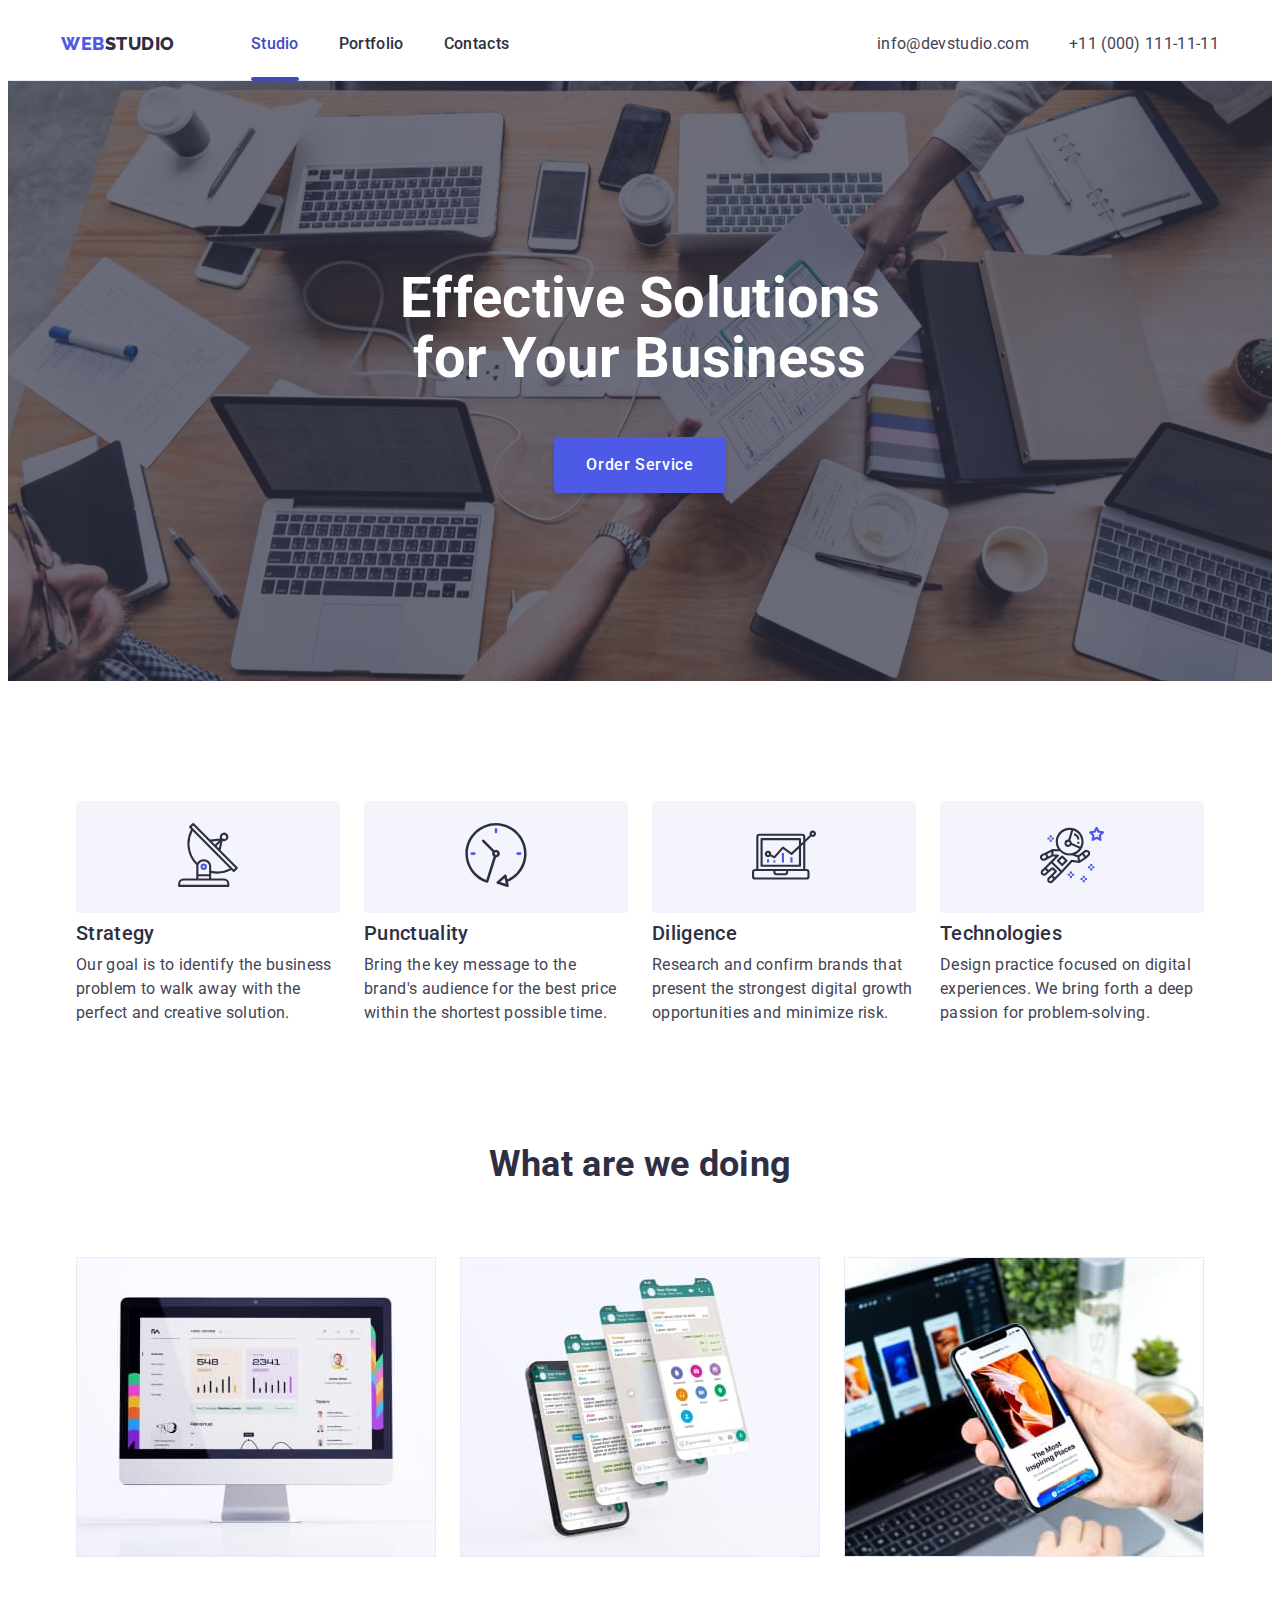
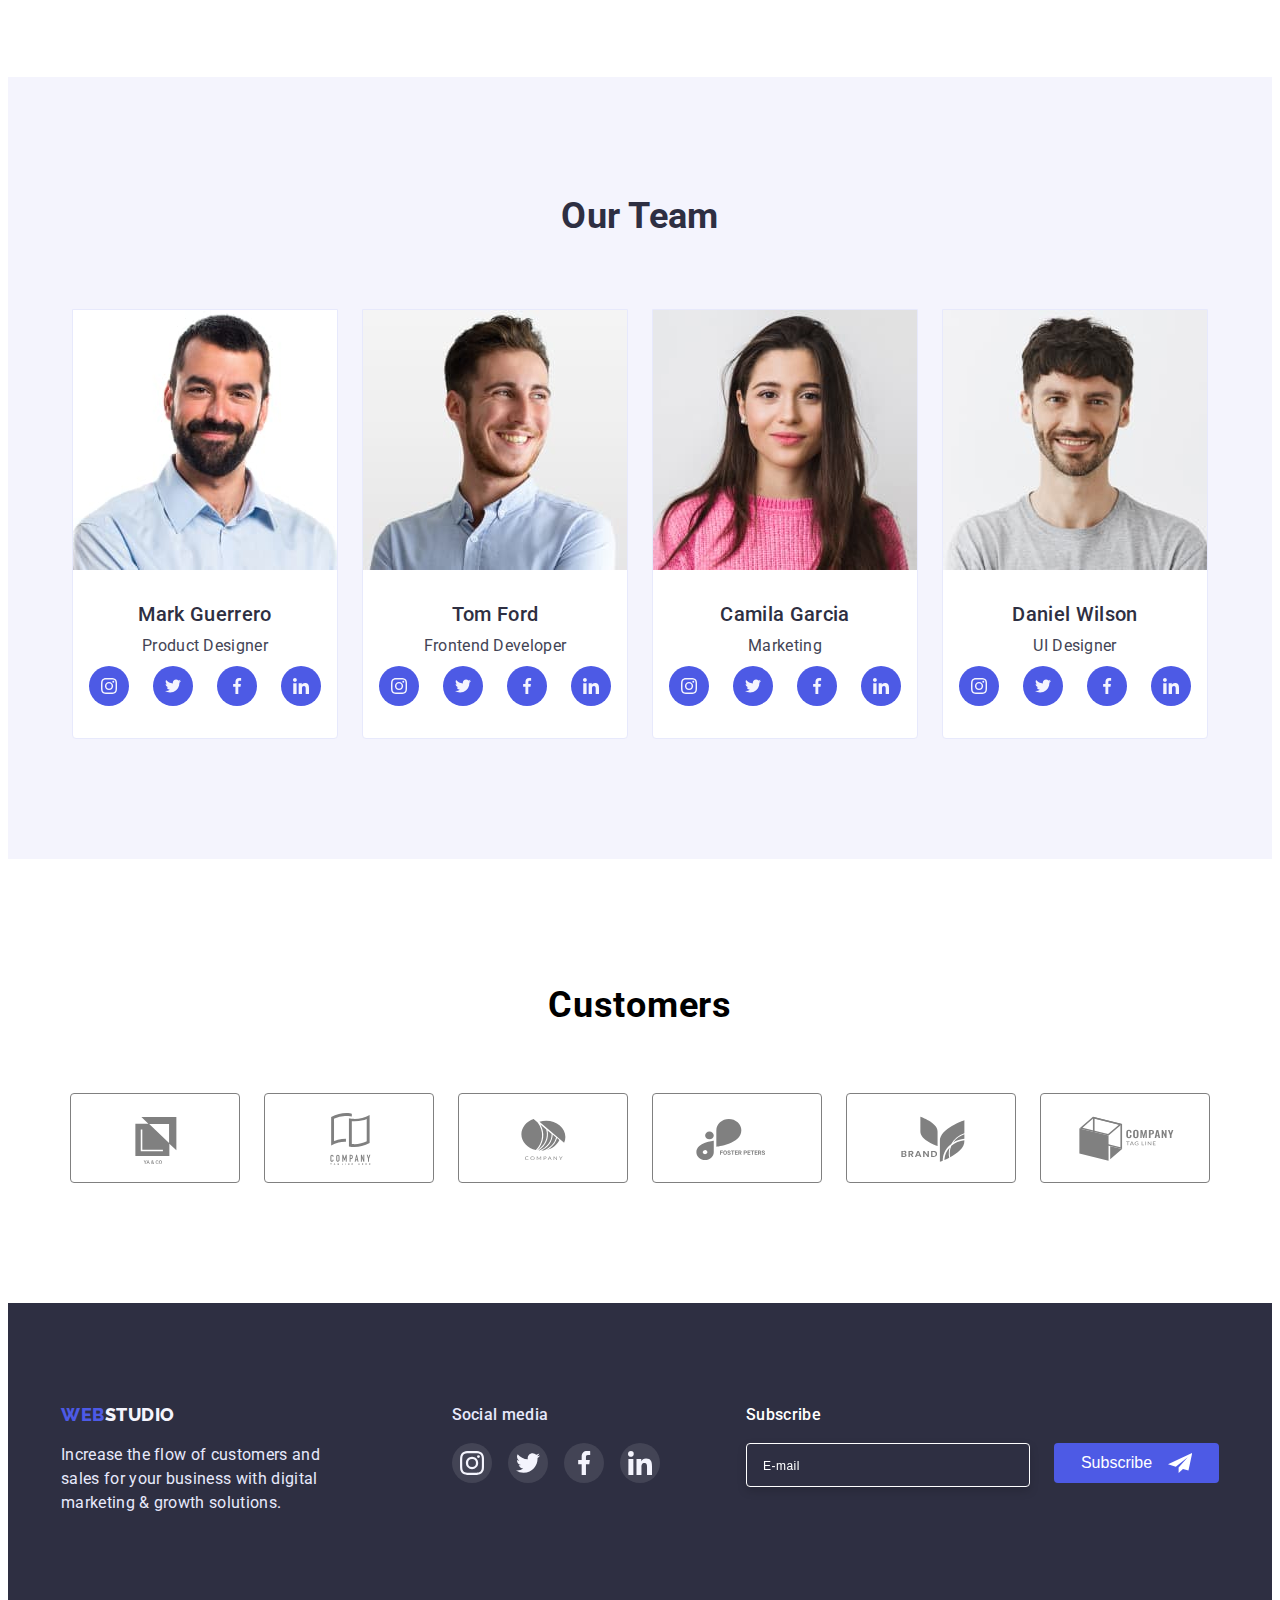
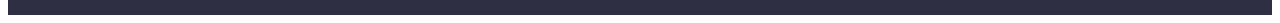
<file: index.html>
<!DOCTYPE html>
<html lang="en">
  <head>
    <meta charset="UTF-8" />
    <meta http-equiv="X-UA-Compatible" content="IE=edge" />
    <meta name="viewport" content="width=device-width, initial-scale=1.0" />
    <title>WebStudio</title>
    <link rel="preconnect" href="https://fonts.googleapis.com" />
    <link rel="preconnect" href="https://fonts.gstatic.com" crossorigin />
    <link
      href="https://fonts.googleapis.com/css2?family=Raleway:wght@800&family=Roboto:wght@400;500;700;900&display=swap"
      rel="stylesheet"
    />
    <link
      rel="stylesheet"
      href="https://cdnjs.cloudflare.com/ajax/libs/modern-normalize/1.1.0/modern-normalize.min.css"
      integrity="sha512-wpPYUAdjBVSE4KJnH1VR1HeZfpl1ub8YT/NKx4PuQ5NmX2tKuGu6U/JRp5y+Y8XG2tV+wKQpNHVUX03MfMFn9Q=="
      crossorigin="anonymous"
      referrerpolicy="no-referrer"
    />
    <link rel="stylesheet" href="./css/styles.css" />
  </head>
  <body>
    <header class="header">
      <div class="container header-container">
        <nav class="header-nav">
          <a href="./index.html" class="logo">
            <span class="logo-color"> Web</span>Studio
          </a>
          <ul class="header-list">
            <li class="list">
              <a href="" class="link-navigation active">Studio</a>
            </li>
            <li class="list">
              <a href="./portfolio.html" class="link-navigation">Portfolio</a>
            </li>
            <li class="list">
              <a href="" class="link-navigation">Contacts</a>
            </li>
          </ul>
        </nav>

        <address>
          <ul class="header-adress">
            <li class="list">
              <a href="mailto:info@devstudio.com" class="nav-adress"
                >info@devstudio.com</a
              >
            </li>
            <li class="list">
              <a href="tel:+110001111111" class="nav-adress"
                >+11 (000) 111-11-11</a
              >
            </li>
          </ul>
        </address>
      </div>
    </header>
    <main>
      <section class="hero-section">
        <div class="container">
          <h1 class="title-hero">Effective Solutions for Your Business</h1>
          <button type="button" data-modal-open class="button-hero">
            Order Service
          </button>
        </div>
      </section>
      <section class="advantages-container padding-for-section-index">
        <div class="container">
          <h2 class="hidden-header">Our advantages</h2>
          <ul class="advantages-list">
            <li class="list">
              <div class="div-advantages">
                <a href="" class="advantages-svg-background">
                  <svg class="svg-advantages" width="64" height="64">
                    <use href="./images/symbol-defs.svg#icon-antenna"></use>
                  </svg>
                </a>
              </div>
              <h3 class="title-our-advantages">Strategy</h3>
              <p class="text-our-advantages">
                Our goal is to identify the business problem to walk away with
                the perfect and creative solution.
              </p>
            </li>

            <li class="list">
              <div class="div-advantages">
                <a href="" class="advantages-svg-background">
                  <svg class="svg-advantages" width="64" height="64">
                    <use href="./images/symbol-defs.svg#icon-clock"></use>
                  </svg>
                </a>
              </div>
              <h3 class="title-our-advantages">Punctuality</h3>
              <p class="text-our-advantages">
                Bring the key message to the brand's audience for the best price
                within the shortest possible time.
              </p>
            </li>

            <li class="list">
              <div class="div-advantages">
                <a href="" class="advantages-svg-background">
                  <svg class="svg-advantages" width="64" height="64">
                    <use href="./images/symbol-defs.svg#icon-diagram"></use>
                  </svg>
                </a>
              </div>
              <h3 class="title-our-advantages">Diligence</h3>
              <p class="text-our-advantages">
                Research and confirm brands that present the strongest digital
                growth opportunities and minimize risk.
              </p>
            </li>

            <li class="list">
              <div class="div-advantages">
                <a href="" class="advantages-svg-background">
                  <svg class="svg-advantages" width="64" height="64">
                    <use href="./images/symbol-defs.svg#icon-astronaut"></use>
                  </svg>
                </a>
              </div>
              <h3 class="title-our-advantages">Technologies</h3>
              <p class="text-our-advantages">
                Design practice focused on digital experiences. We bring forth a
                deep passion for problem-solving.
              </p>
            </li>
          </ul>
        </div>
      </section>

      <section class="our-services-container padding-for-section-index">
        <div class="container">
          <h2 class="title-our-services">What are we doing</h2>
          <ul class="list-ourservices">
            <li class="list">
              <img src="./images/img1.jpg" alt="analytics" width="360" />
            </li>
            <li class="list">
              <img src="./images/img2.jpg" alt="messangers" width="360" />
            </li>
            <li class="list">
              <img src="./images/img3.jpg" alt="application" width="360" />
            </li>
          </ul>
        </div>
      </section>

      <section class="section-our-team">
        <div class="container">
          <h2 class="title-section-our-team">Our Team</h2>
          <ul class="our-team-list">
            <li class="images-our-team list">
              <img
                src="./images/img4.jpg"
                alt="Mark Guerrero"
                class="images-our-team-img"
                width="264"
              />
              <h3 class="names-of-our-team">Mark Guerrero</h3>
              <p class="proffesionals-of-our-team">Product Designer</p>
              <ul class="social-link-our-team list">
                <li class="social-item-our-team">
                  <a href="" class="icons-social-link-our-team">
                    <svg class="social-icon" width="16" height="16">
                      <use href="./images/symbol-defs.svg#icon-instagram"></use>
                    </svg>
                  </a>
                </li>
                <li class="social-item-our-team">
                  <a href="" class="icons-social-link-our-team">
                    <svg class="social-icon" width="16" height="16">
                      <use href="./images/symbol-defs.svg#icon-twitter"></use>
                    </svg>
                  </a>
                </li>
                <li class="social-item-our-team">
                  <a href="" class="icons-social-link-our-team">
                    <svg class="social-icon" width="16" height="16">
                      <use href="./images/symbol-defs.svg#icon-facebook"></use>
                    </svg>
                  </a>
                </li>
                <li class="social-item-our-team">
                  <a href="" class="icons-social-link-our-team">
                    <svg class="social-icon" width="16" height="16">
                      <use href="./images/symbol-defs.svg#icon-linkedin"></use>
                    </svg>
                  </a>
                </li>
              </ul>
            </li>
            <li class="images-our-team list">
              <img
                src="./images/img5.jpg"
                alt="Tom Ford"
                class="images-our-team-img"
                width="264"
              />
              <h3 class="names-of-our-team">Tom Ford</h3>
              <p class="proffesionals-of-our-team">Frontend Developer</p>
              <ul class="social-link-our-team list">
                <li class="social-item-our-team">
                  <a href="" class="icons-social-link-our-team">
                    <svg class="social-icon" width="16" height="16">
                      <use href="./images/symbol-defs.svg#icon-instagram"></use>
                    </svg>
                  </a>
                </li>
                <li class="social-item-our-team">
                  <a href="" class="icons-social-link-our-team">
                    <svg class="social-icon" width="16" height="16">
                      <use href="./images/symbol-defs.svg#icon-twitter"></use>
                    </svg>
                  </a>
                </li>
                <li class="social-item-our-team">
                  <a href="" class="icons-social-link-our-team">
                    <svg class="social-icon" width="16" height="16">
                      <use href="./images/symbol-defs.svg#icon-facebook"></use>
                    </svg>
                  </a>
                </li>
                <li class="social-item-our-team">
                  <a href="" class="icons-social-link-our-team">
                    <svg class="social-icon" width="16" height="16">
                      <use href="./images/symbol-defs.svg#icon-linkedin"></use>
                    </svg>
                  </a>
                </li>
              </ul>
            </li>
            <li class="images-our-team list">
              <img
                src="./images/img6.jpg"
                alt="Camila Garcia"
                class="images-our-team-img"
                width="264"
              />
              <h3 class="names-of-our-team">Camila Garcia</h3>
              <p class="proffesionals-of-our-team">Marketing</p>
              <ul class="social-link-our-team list">
                <li class="social-item-our-team">
                  <a href="" class="icons-social-link-our-team">
                    <svg class="social-icon" width="16" height="16">
                      <use href="./images/symbol-defs.svg#icon-instagram"></use>
                    </svg>
                  </a>
                </li>
                <li class="social-item-our-team">
                  <a href="" class="icons-social-link-our-team">
                    <svg class="social-icon" width="16" height="16">
                      <use href="./images/symbol-defs.svg#icon-twitter"></use>
                    </svg>
                  </a>
                </li>
                <li class="social-item-our-team">
                  <a href="" class="icons-social-link-our-team">
                    <svg class="social-icon" width="16" height="16">
                      <use href="./images/symbol-defs.svg#icon-facebook"></use>
                    </svg>
                  </a>
                </li>
                <li class="social-item-our-team">
                  <a href="" class="icons-social-link-our-team">
                    <svg class="social-icon" width="16" height="16">
                      <use href="./images/symbol-defs.svg#icon-linkedin"></use>
                    </svg>
                  </a>
                </li>
              </ul>
            </li>
            <li class="images-our-team list">
              <img
                src="./images/img7.jpg"
                alt="Daniel Wilson"
                class="images-our-team-img"
                width="264"
              />
              <h3 class="names-of-our-team">Daniel Wilson</h3>
              <p class="proffesionals-of-our-team">UI Designer</p>
              <ul class="social-link-our-team list">
                <li class="social-item-our-team">
                  <a href="" class="icons-social-link-our-team">
                    <svg class="social-icon" width="16" height="16">
                      <use href="./images/symbol-defs.svg#icon-instagram"></use>
                    </svg>
                  </a>
                </li>
                <li class="social-item-our-team">
                  <a href="" class="icons-social-link-our-team">
                    <svg class="social-icon" width="16" height="16">
                      <use href="./images/symbol-defs.svg#icon-twitter"></use>
                    </svg>
                  </a>
                </li>
                <li class="social-item-our-team">
                  <a href="" class="icons-social-link-our-team">
                    <svg class="social-icon" width="16" height="16">
                      <use href="./images/symbol-defs.svg#icon-facebook"></use>
                    </svg>
                  </a>
                </li>
                <li class="social-item-our-team">
                  <a href="" class="icons-social-link-our-team">
                    <svg class="social-icon" width="16" height="16">
                      <use href="./images/symbol-defs.svg#icon-linkedin"></use>
                    </svg>
                  </a>
                </li>
              </ul>
            </li>
          </ul>
        </div>
      </section>
      <section class="customers">
        <div class="container">
          <h2 class="title-customer-section">Customers</h2>
          <ul class="list customer-list-section">
            <li class="customer-icons">
              <a href="" class="customer-link-icons">
                <svg class="svg-icon-customers" width="104" height="56">
                  <use
                    href="./images/symbol-defs.svg#icon-customerslogo6"
                  ></use>
                </svg>
              </a>
            </li>
            <li class="customer-icons">
              <a href="" class="customer-link-icons">
                <svg class="svg-icon-customers" width="104" height="56">
                  <use
                    href="./images/symbol-defs.svg#icon-customerslogo1"
                  ></use>
                </svg>
              </a>
            </li>
            <li class="customer-icons">
              <a href="" class="customer-link-icons">
                <svg class="svg-icon-customers" width="104" height="56">
                  <use
                    href="./images/symbol-defs.svg#icon-customerslogo2"
                  ></use>
                </svg>
              </a>
            </li>
            <li class="customer-icons">
              <a href="" class="customer-link-icons">
                <svg class="svg-icon-customers" width="104" height="56">
                  <use
                    href="./images/symbol-defs.svg#icon-customerslogo3"
                  ></use>
                </svg>
              </a>
            </li>
            <li class="customer-icons">
              <a href="" class="customer-link-icons">
                <svg class="svg-icon-customers" width="104" height="56">
                  <use
                    href="./images/symbol-defs.svg#icon-customerslogo4"
                  ></use>
                </svg>
              </a>
            </li>
            <li class="customer-icons">
              <a href="" class="customer-link-icons">
                <svg class="svg-icon-customers" width="104" height="56">
                  <use
                    href="./images/symbol-defs.svg#icon-customerslogo5"
                  ></use>
                </svg>
              </a>
            </li>
          </ul>
        </div>
      </section>
    </main>
    <footer class="footer">
      <div class="footer-div-two-section container">
        <div class="footer-container">
          <a href="./index.html" class="logo-footer">
            <span class="logo-color"> Web</span>Studio
          </a>
          <p class="text-footer">
            Increase the flow of customers and sales for your business with
            digital marketing & growth solutions.
          </p>
        </div>
        <div class="social-media-div-footer">
          <p class="social-media-title">Social media</p>
          <ul class="social-media-footer-list list">
            <li class="social-media-footer-icon">
              <a href="" class="social-media-link-icon">
                <svg
                  class="svg-icon-social-media-footer"
                  width="24"
                  height="24"
                >
                  <use href="./images/symbol-defs.svg#icon-instagram"></use>
                </svg>
              </a>
            </li>
            <li class="social-media-footer-icon">
              <a href="" class="social-media-link-icon">
                <svg
                  class="svg-icon-social-media-footer"
                  width="24"
                  height="24"
                >
                  <use href="./images/symbol-defs.svg#icon-twitter"></use>
                </svg>
              </a>
            </li>
            <li class="social-media-footer-icon">
              <a href="" class="social-media-link-icon">
                <svg
                  class="svg-icon-social-media-footer"
                  width="24"
                  height="24"
                >
                  <use href="./images/symbol-defs.svg#icon-facebook"></use>
                </svg>
              </a>
            </li>
            <li class="social-media-footer-icon">
              <a href="" class="social-media-link-icon">
                <svg
                  class="svg-icon-social-media-footer"
                  width="24"
                  height="24"
                >
                  <use href="./images/symbol-defs.svg#icon-linkedin"></use>
                </svg>
              </a>
            </li>
          </ul>
        </div>
        <div class="subscribe-footer">
          <form>
            <p class="subscribe-title">Subscribe</p>
            <div class="footer-form-input">
              <input
                type="email"
                name="user-email-subscribe"
                required
                class="subscribe-input-footer"
                placeholder="E-mail"
              />
              <button type="submit" class="subscribe-btn">
                Subscribe
                <svg width="24" heigh="20" class="svg-subscribe">
                  <use
                    href="./images/symbol-defs-modal-copy.svg#icon-icon-send"
                  ></use>
                </svg>
              </button>
            </div>
          </form>
        </div>
      </div>
    </footer>
    <div class="backdrop is-hidden" data-modal>
      <div class="modal">
        <button type="button" data-modal-close class="modal-close">
          <svg class="svg-modal-close" width="8" height="8">
            <use href="./images/symbol-defs-modal-copy.svg#icon-vector"></use>
          </svg>
        </button>
        <form class="modal-form">
          <p class="title-modal-form">
            Leave your contacts and we will call you back
          </p>
          <label class="modal-form-field">
            <span class="modal-form-input-desc"> Name </span>
            <span class="modal-form-input-wrapper">
              <input
                type="text"
                name="user-name"
                class="modal-form-input"
                required
                pattern="^[A-Za-zА-Яа-я]+$"
                minlength="2"
              />
              <svg width="12" height="12" class="modal-form-icon">
                <use
                  href="./images/symbol-defs-modal-copy.svg#icon-name-modal"
                ></use>
              </svg>
            </span>
          </label>
          <label class="modal-form-field">
            <span class="modal-form-input-desc"> Phone </span>
            <span class="modal-form-input-wrapper">
              <input
                type="tel"
                name="user-phone"
                class="modal-form-input"
                required
                pattern="[0-9]{3}-[0-9]{3}-[0-9]{2}-[0-9]{2}"
                title="xxx-xxx-xx-xx"
              />
              <svg width="12" height="12" class="modal-form-icon">
                <use
                  href="./images/symbol-defs-modal-copy.svg#icon-phone-modal"
                ></use>
              </svg>
            </span>
          </label>
          <label class="modal-form-field">
            <span class="modal-form-input-desc"> Email </span>
            <span class="modal-form-input-wrapper">
              <input
                type="email"
                name="user-email"
                class="modal-form-input"
                required
              />
              <svg width="12" height="12" class="modal-form-icon">
                <use
                  href="./images/symbol-defs-modal-copy.svg#icon-email-modal"
                ></use>
              </svg>
            </span>
          </label>
          <label class="modal-form-field-comment">
            <span class="modal-form-input-desc"> Comment </span>
            <textarea
              name="user-comment"
              class="modal-form-message"
              placeholder="Text input"
            ></textarea>
          </label>
          <input
            id="user-policy"
            type="checkbox"
            name="user-policy"
            class="modal-form-check hidden-header"
          />
          <label for="user-policy" class="modal-form-check-desc"
            >I accept the terms and conditions of the&nbsp;
            <a href=""> Privacy Policy </a>
          </label>
          <button type="submit" class="modal-form-submit">Send</button>
        </form>
      </div>
    </div>
    <script src="./js/modal.js"></script>
  </body>
</html>
</file>
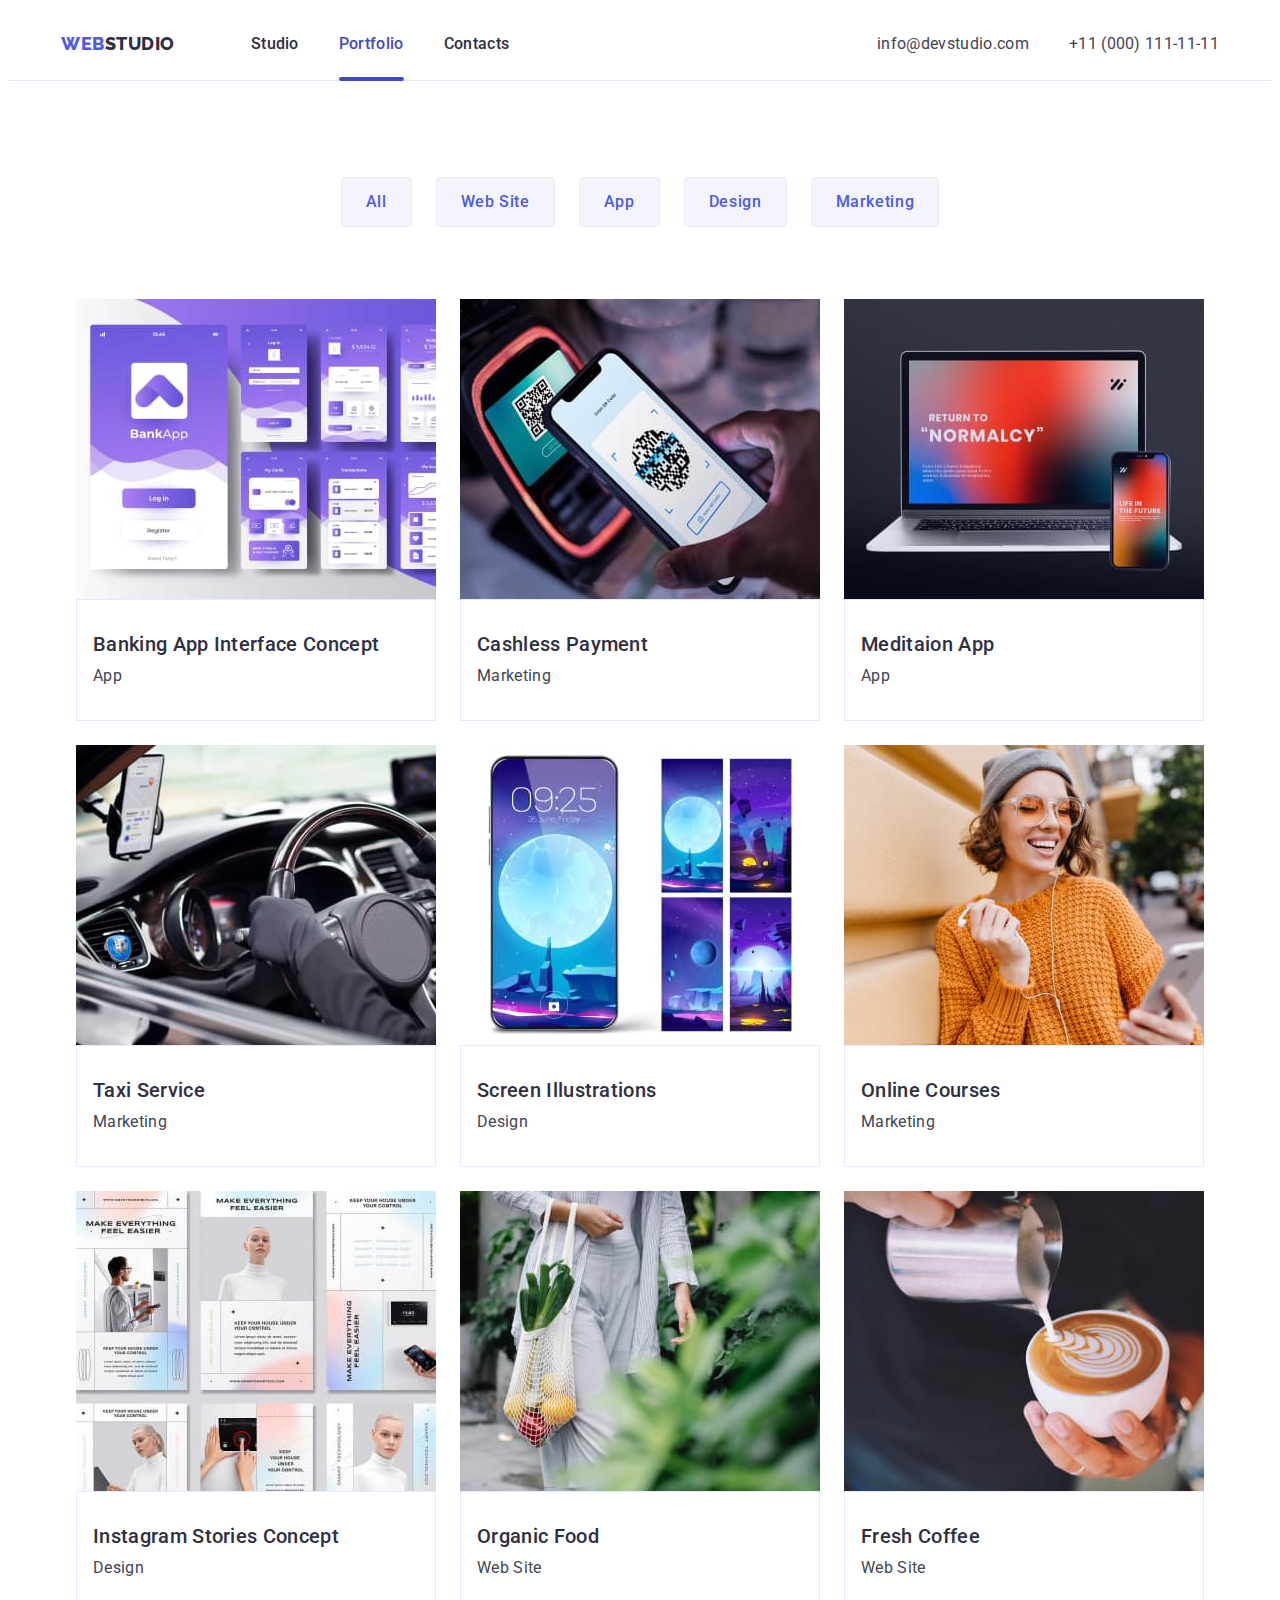
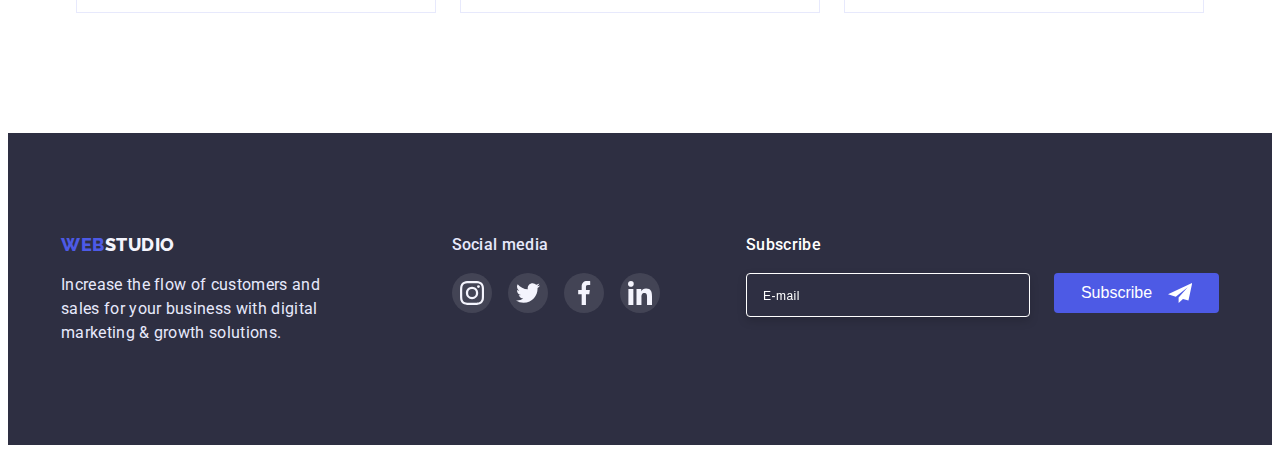
<file: portfolio.html>
<!DOCTYPE html>
<html lang="en">
  <head>
    <meta charset="UTF-8" />
    <meta http-equiv="X-UA-Compatible" content="IE=edge" />
    <meta name="viewport" content="width=, initial-scale=1.0" />
    <title>Portfolio</title>
    <link rel="preconnect" href="https://fonts.googleapis.com" />
    <link rel="preconnect" href="https://fonts.gstatic.com" crossorigin />
    <link
      href="https://fonts.googleapis.com/css2?family=Raleway:wght@800&family=Roboto:wght@400;500;700;900&display=swap"
      rel="stylesheet"
    />
    <link
      rel="stylesheet"
      href="https://cdnjs.cloudflare.com/ajax/libs/modern-normalize/1.1.0/modern-normalize.min.css"
      integrity="sha512-wpPYUAdjBVSE4KJnH1VR1HeZfpl1ub8YT/NKx4PuQ5NmX2tKuGu6U/JRp5y+Y8XG2tV+wKQpNHVUX03MfMFn9Q=="
      crossorigin="anonymous"
      referrerpolicy="no-referrer"
    />
    <link rel="stylesheet" href="./css/styles.css" />
  </head>
  <body>
    <header class="header">
      <div class="container header-container">
        <nav class="header-nav">
          <a href="./index.html" class="logo"
            ><span class="logo-color"> Web</span>Studio
          </a>
          <ul class="header-list">
            <li class="list"><a href="" class="link-navigation">Studio</a></li>
            <li class="list">
              <a href="./portfolio.html" class="link-navigation active"
                >Portfolio</a
              >
            </li>
            <li class="list">
              <a href="" class="link-navigation">Contacts</a>
            </li>
          </ul>
        </nav>

        <address>
          <ul class="header-adress">
            <li class="list">
              <a href="mailto:info@devstudio.com" class="nav-adress"
                >info@devstudio.com</a
              >
            </li>
            <li class="list">
              <a href="tel:+110001111111" class="nav-adress"
                >+11 (000) 111-11-11</a
              >
            </li>
          </ul>
        </address>
      </div>
    </header>
    <main>
      <section class="section-portfolio">
        <div class="container">
          <h1 class="hidden-header">Portfolio</h1>
          <ul class="portfolio-button-list">
            <li class="list button-portfolio-li">
              <button type="button" class="button-portfolio">All</button>
            </li>
            <li class="list button-portfolio-li">
              <button type="button" class="button-portfolio">Web Site</button>
            </li>
            <li class="list button-portfolio-li">
              <button type="button" class="button-portfolio">App</button>
            </li>
            <li class="list button-portfolio-li">
              <button type="button" class="button-portfolio">Design</button>
            </li>
            <li class="list button-portfolio-li">
              <button type="button" class="button-portfolio">Marketing</button>
            </li>
          </ul>
          <ul class="images-portfolio-list">
            <li class="list portfolio-images-item">
              <a href="" class="hov-foc-portfolio-img">
                <div class="div-portf-overlay">
                  <img
                    src="./images/img8.jpg"
                    alt="Banking App Interface Concept"
                    width="360"
                  />
                  <p class="portfolio-images-text-hover">
                    14 Stylish and User-Friendly App Design Concepts · Task
                    Manager App · Calorie Tracker App · Exotic Fruit Ecommerce
                    App · Cloud Storage App
                  </p>
                </div>
                <div class="text-portfolio-box">
                  <h2 class="title-of-img-portfolio">
                    Banking App Interface Concept
                  </h2>
                  <p class="paraghraph-text-portfolio">App</p>
                </div>
              </a>
            </li>
            <li class="list portfolio-images-item">
              <a href="" class="hov-foc-portfolio-img">
                <div class="div-portf-overlay">
                  <img
                    src="./images/img9.jpg"
                    alt="Cashless Payment"
                    width="360"
                  />
                  <p class="portfolio-images-text-hover">
                    14 Stylish and User-Friendly App Design Concepts · Task
                    Manager App · Calorie Tracker App · Exotic Fruit Ecommerce
                    App · Cloud Storage App
                  </p>
                </div>
                <div class="text-portfolio-box">
                  <h2 class="title-of-img-portfolio">Cashless Payment</h2>
                  <p class="paraghraph-text-portfolio">Marketing</p>
                </div>
              </a>
            </li>
            <li class="list portfolio-images-item">
              <a href="" class="hov-foc-portfolio-img">
                <div class="div-portf-overlay">
                  <img
                    src="./images/img10.jpg"
                    alt="Meditaion App"
                    width="360"
                  />
                  <p class="portfolio-images-text-hover">
                    14 Stylish and User-Friendly App Design Concepts · Task
                    Manager App · Calorie Tracker App · Exotic Fruit Ecommerce
                    App · Cloud Storage App
                  </p>
                </div>
                <div class="text-portfolio-box">
                  <h2 class="title-of-img-portfolio">Meditaion App</h2>
                  <p class="paraghraph-text-portfolio">App</p>
                </div>
              </a>
            </li>
            <li class="list portfolio-images-item">
              <a href="" class="hov-foc-portfolio-img">
                <div class="div-portf-overlay">
                  <img
                    src="./images/img11.jpg"
                    alt="Taxi Service"
                    width="360"
                  />
                  <p class="portfolio-images-text-hover">
                    14 Stylish and User-Friendly App Design Concepts · Task
                    Manager App · Calorie Tracker App · Exotic Fruit Ecommerce
                    App · Cloud Storage App
                  </p>
                </div>
                <div class="text-portfolio-box">
                  <h2 class="title-of-img-portfolio">Taxi Service</h2>
                  <p class="paraghraph-text-portfolio">Marketing</p>
                </div>
              </a>
            </li>
            <li class="list portfolio-images-item">
              <a href="" class="hov-foc-portfolio-img">
                <div class="div-portf-overlay">
                  <img
                    src="./images/img12.jpg"
                    alt="Screen Illustrations"
                    width="360"
                  />
                  <p class="portfolio-images-text-hover">
                    14 Stylish and User-Friendly App Design Concepts · Task
                    Manager App · Calorie Tracker App · Exotic Fruit Ecommerce
                    App · Cloud Storage App
                  </p>
                </div>
                <div class="text-portfolio-box">
                  <h2 class="title-of-img-portfolio">Screen Illustrations</h2>
                  <p class="paraghraph-text-portfolio">Design</p>
                </div>
              </a>
            </li>
            <li class="list portfolio-images-item">
              <a href="" class="hov-foc-portfolio-img">
                <div class="div-portf-overlay">
                  <img
                    src="./images/img13.jpg"
                    alt="Online Courses"
                    width="360"
                  />
                  <p class="portfolio-images-text-hover">
                    14 Stylish and User-Friendly App Design Concepts · Task
                    Manager App · Calorie Tracker App · Exotic Fruit Ecommerce
                    App · Cloud Storage App
                  </p>
                </div>
                <div class="text-portfolio-box">
                  <h2 class="title-of-img-portfolio">Online Courses</h2>
                  <p class="paraghraph-text-portfolio">Marketing</p>
                </div>
              </a>
            </li>
            <li class="list portfolio-images-item">
              <a href="" class="hov-foc-portfolio-img">
                <div class="div-portf-overlay">
                  <img
                    src="./images/img14.jpg"
                    alt="Instagram Stories Concept"
                    width="360"
                  />
                  <p class="portfolio-images-text-hover">
                    14 Stylish and User-Friendly App Design Concepts · Task
                    Manager App · Calorie Tracker App · Exotic Fruit Ecommerce
                    App · Cloud Storage App
                  </p>
                </div>
                <div class="text-portfolio-box">
                  <h2 class="title-of-img-portfolio">
                    Instagram Stories Concept
                  </h2>
                  <p class="paraghraph-text-portfolio">Design</p>
                </div>
              </a>
            </li>
            <li class="list portfolio-images-item">
              <a href="" class="hov-foc-portfolio-img">
                <div class="div-portf-overlay">
                  <img
                    src="./images/img15.jpg"
                    alt="Organic Food"
                    width="360"
                  />
                  <p class="portfolio-images-text-hover">
                    14 Stylish and User-Friendly App Design Concepts · Task
                    Manager App · Calorie Tracker App · Exotic Fruit Ecommerce
                    App · Cloud Storage App
                  </p>
                </div>
                <div class="text-portfolio-box">
                  <h2 class="title-of-img-portfolio">Organic Food</h2>
                  <p class="paraghraph-text-portfolio">Web Site</p>
                </div>
              </a>
            </li>
            <li class="list portfolio-images-item">
              <a href="" class="hov-foc-portfolio-img">
                <div class="div-portf-overlay">
                  <img
                    src="./images/img16.jpg"
                    alt="Fresh Coffee"
                    width="360"
                  />
                  <p class="portfolio-images-text-hover">
                    14 Stylish and User-Friendly App Design Concepts · Task
                    Manager App · Calorie Tracker App · Exotic Fruit Ecommerce
                    App · Cloud Storage App
                  </p>
                </div>
                <div class="text-portfolio-box">
                  <h2 class="title-of-img-portfolio">Fresh Coffee</h2>
                  <p class="paraghraph-text-portfolio">Web Site</p>
                </div>
              </a>
            </li>
          </ul>
        </div>
      </section>
    </main>
    <footer class="footer">
      <div class="footer-div-two-section container">
        <div class="footer-container">
          <a href="./index.html" class="logo-footer"
            ><span class="logo-color"> Web</span>Studio
          </a>
          <p class="text-footer">
            Increase the flow of customers and sales for your business with
            digital marketing & growth solutions.
          </p>
        </div>
        <div class="social-media-div-footer">
          <p class="social-media-title">Social media</p>
          <ul class="social-media-footer-list list">
            <li class="social-media-footer-icon">
              <a href="" class="social-media-link-icon">
                <svg
                  class="svg-icon-social-media-footer"
                  width="24"
                  height="24"
                >
                  <use href="./images/symbol-defs.svg#icon-instagram"></use>
                </svg>
              </a>
            </li>
            <li class="social-media-footer-icon">
              <a href="" class="social-media-link-icon">
                <svg
                  class="svg-icon-social-media-footer"
                  width="24"
                  height="24"
                >
                  <use href="./images/symbol-defs.svg#icon-twitter"></use>
                </svg>
              </a>
            </li>
            <li class="social-media-footer-icon">
              <a href="" class="social-media-link-icon">
                <svg
                  class="svg-icon-social-media-footer"
                  width="24"
                  height="24"
                >
                  <use href="./images/symbol-defs.svg#icon-facebook"></use>
                </svg>
              </a>
            </li>
            <li class="social-media-footer-icon">
              <a href="" class="social-media-link-icon">
                <svg
                  class="svg-icon-social-media-footer"
                  width="24"
                  height="24"
                >
                  <use href="./images/symbol-defs.svg#icon-linkedin"></use>
                </svg>
              </a>
            </li>
          </ul>
        </div>
        <div class="subscribe-footer">
          <form>
            <p class="subscribe-title">Subscribe</p>
            <div class="footer-form-input">
              <input
                type="email"
                name="user-email-subscribe"
                required
                class="subscribe-input-footer"
                placeholder="E-mail"
              />
              <button type="submit" class="subscribe-btn">
                Subscribe
                <svg width="24" heigh="20" class="svg-subscribe">
                  <use
                    href="./images/symbol-defs-modal-copy.svg#icon-icon-send"
                  ></use>
                </svg>
              </button>
            </div>
          </form>
      </div>
    </footer>
  </body>
</html>
</file>
<file: css/styles.css>
body {
  font-family: var(--main-font-family-for-site);
  letter-spacing: 0.02em;
  background: var(--title-hero-button);
}
.container {
  width: 1158px;
  margin: 0 auto;
  padding-left: 15px;
  padding-right: 15px;
}
img {
  display: block;
  max-width: 100%;
  height: auto;
}
.padding-for-section-index {
  padding-bottom: 120px;
  padding-top: 120px;
}
/* Все цвета и шрифты сайта*/
:root {
  --main-color-background: #e5e5e5;
  --accent-text-color: #2e2f42;
  --accent-text-color-two: #4d5ae5;
  --color-of-paraghraphs: #434455;
  --title-hero-button: #ffffff;
  --not-white-color: #f4f4fd;
  --footer-text: #e7e9fc;
  --hover-focus-color: #404bbf;
  --main-font-family-for-site: Roboto, sans-serif;
  --font-family-for-logo: Raleway, sans-serif;
}
/*Для сброса*/
.list {
  list-style: none;
}
.hidden-header {
  position: absolute;
  width: 1px;
  height: 1px;
  margin: -1px;
  border: 0;
  padding: 0;
  white-space: nowrap;
  clip-path: inset(100%);
  clip: rect(0 0 0 0);
  overflow: hidden;
}
h1,
h2,
h3,
h4,
h5,
h6,
p {
  margin: 0;
}
ul {
  margin: 0;
  padding: 0;
}
/* Logo*/
.logo {
  font-family: var(--font-family-for-logo);
  font-weight: 800;
  font-size: 18px;
  line-height: 1.33;
  letter-spacing: 0.03em;
  color: var(--accent-text-color);
  text-transform: uppercase;
  text-decoration: none;
  display: flex;
  margin-right: 76px;
}
.logo-color {
  color: var(--accent-text-color-two);
}
.logo-footer {
  text-transform: uppercase;
  font-family: var(--font-family-for-logo);
  font-weight: 800;
  font-size: 18px;
  line-height: 1.33;
  letter-spacing: 0.03em;
  text-decoration: none;
  color: var(--not-white-color);
  padding-right: auto;
}
/* Header*/
.link-navigation {
  text-decoration: none;
  font-weight: 500;
  font-size: 16px;
  line-height: 1.5;
  color: var(--accent-text-color);
  position: relative;
  transition: color 250ms cubic-bezier(0.4, 0, 0.2, 1);
}
.link-navigation:hover,
.link-navigation:focus,
.nav-adress:hover,
.nav-adress:focus {
  color: var(--hover-focus-color);
}
.link-navigation.active {
  color: var(--hover-focus-color);
}
.link-navigation.active::after {
  content: '';
  width: 100%;
  height: 4px;
  background-color: var(--hover-focus-color);
  display: block;
  bottom: -28px;
  position: absolute;
  border-radius: 2px;
  left: 0;
}
.nav-adress {
  text-decoration: none;
  font-size: 16px;
  line-height: 1.5;
  color: var(--color-of-paraghraphs);
  font-style: normal;
}
.header-container {
  display: flex;
  align-items: center;
  justify-content: space-between;
}
.header {
  border-bottom: 1px solid #e7e9fc;
  padding-top: 24px;
  padding-bottom: 24px;
}
.header-nav {
  display: flex;
  align-items: center;
}
.header-list {
  display: flex;
  align-items: center;
  gap: 40px;
  padding-left: 0;
}
.header-adress {
  display: flex;
  margin-left: auto;
  gap: 40px;
}
/*Секция герой*/
.hero-section {
  padding-top: 188px;
  padding-bottom: 188px;
  text-align: center;
  background-image: linear-gradient(
      rgba(46, 47, 66, 0.7),
      rgba(46, 47, 66, 0.7)
    ),
    url(../images/bg-hero.jpg);
  background-size: cover;
  background-color: rgba(46, 47, 66, 0.7);
  max-width: 1440px;
  margin-left: auto;
  margin-right: auto;
}
.title-hero {
  max-width: 496px;
  font-size: 56px;
  line-height: 1.07;
  color: var(--title-hero-button);
  margin-left: auto;
  margin-right: auto;
  margin-bottom: 48px;
}
.button-hero {
  background-color: var(--accent-text-color-two);
  color: var(--title-hero-button);
  font-weight: 500;
  font-size: 16px;
  line-height: 1.5;
  cursor: pointer;
  font-family: var(--main-font-family-for-site);
  padding: 16px 32px;
  box-shadow: 0px 4px 4px rgba(0, 0, 0, 0.15);
  border-radius: 4px;
  border: none;
  letter-spacing: 0.04em;
  transition: background-color 250ms cubic-bezier(0.4, 0, 0.2, 1);
}
.button-hero:hover,
.button-hero:focus {
  background-color: #404bbf;
}
/* Секция our advantages*/
.title-our-advantages {
  color: var(--accent-text-color);
  font-weight: 500;
  font-size: 20px;
  line-height: 1.2;
  margin-bottom: 8px;
  margin-top: 8px;
}
.text-our-advantages {
  color: var(--color-of-paraghraphs);
  font-size: 16px;
  line-height: 1.5;
  width: 264px;
  height: 72px;
}
.advantages-container {
  display: flex;
}
.advantages-list {
  display: flex;
  gap: 24px;
  padding-left: 0;
  margin-right: 0;
  justify-content: center;
}
.div-advantages {
  width: 264px;
  height: 112px;
  background-color: #f4f4fd;
  border-radius: 4px;
  display: flex;
  justify-content: center;
  align-items: center;
}

/*Секция What are we doing*/
.title-our-services {
  color: var(--accent-text-color);
  font-size: 36px;
  line-height: 1.11;
  margin-left: auto;
  margin-right: auto;
  text-align: center;
  margin-bottom: 72px;
}
.our-services-container {
  padding-top: 0;
}
.list-ourservices {
  display: flex;
  gap: 24px;
  padding-left: 0;
  margin-right: 0;
  justify-content: center;
}
/*Секция Our Team*/
.section-our-team {
  background-color: var(--not-white-color);
  padding-bottom: 120px;
  padding-top: 120px;
}
.title-section-our-team {
  color: var(--accent-text-color);
  font-size: 36px;
  line-height: 1.11;
  text-align: center;
  margin-bottom: 72px;
}
.images-our-team {
  background-color: var(--title-hero-button);
}
.names-of-our-team {
  color: var(--accent-text-color);
  font-weight: 500;
  font-size: 20px;
  line-height: 1.2;
  text-align: center;
  margin-bottom: 8px;
}
.proffesionals-of-our-team {
  color: var(--color-of-paraghraphs);
  font-size: 16px;
  line-height: 1.5;
  text-align: center;
  margin-bottom: 8px;
}
.our-team-list {
  display: flex;
  gap: 24px;
  padding-left: 0;
  margin-right: 0;
  justify-content: center;
}
.images-our-team {
  padding-bottom: 32px;
  border: 1px solid #e7e9fc;
  border-radius: 0px 0px 4px 4px;
}
.images-our-team-img {
  margin-bottom: 32px;
}
.social-link-our-team {
  display: flex;
  gap: 24px;
  justify-content: center;
}
.social-item-our-team {
  width: 40px;
  height: 40px;
}
.icons-social-link-our-team {
  display: flex;
  justify-content: center;
  align-items: center;
  width: 100%;
  height: 100%;
  border-radius: 50%;
  background-color: #4d5ae5;
  transition: background-color 250ms cubic-bezier(0.4, 0, 0.2, 1);
}
.icons-social-link-our-team:hover,
.icons-social-link-our-team :focus {
  background-color: #404bbf;
}
/*Customers*/
.customers {
  padding-bottom: 120px;
  padding-top: 130px;
}
.title-customer-section {
  font-family: var(--main-font-family-for-site);
  font-size: 36px;
  line-height: calc(36 / 40);
  text-align: center;
  letter-spacing: 0.02em;
  margin-bottom: 72px;
}
.customer-list-section {
  display: flex;
  gap: 24px;
  justify-content: center;
}

.customer-link-icons {
  display: flex;
  justify-content: center;
  align-items: center;
  color: grey;
  border: 1px solid grey;
  width: 168px;
  height: 88px;
  border-radius: 4px;
  transition: color 250ms cubic-bezier(0.4, 0, 0.2, 1),
    border 250ms cubic-bezier(0.4, 0, 0.2, 1);
}
.customer-link-icons:hover,
.customer-link-icons:focus {
  color: #404bbf;
  border: 1px solid #404bbf;
}

.svg-icon-customers {
  fill: currentColor;
}
/*Футер*/
.footer-div-two-section {
  display: flex;
  justify-content: space-between;
}
.footer {
  background-color: var(--accent-text-color);
  display: flex;
  padding-top: 100px;
  padding-bottom: 100px;
}
.text-footer {
  font-size: 16px;
  line-height: 1.5;
  color: var(--footer-text);
  width: 264px;
  height: 72px;
  margin-top: 16px;
}

.social-media-div-footer {
  margin-left: 120px;
}

.social-media-footer-icon {
  display: flex;
}
.social-media-footer-list {
  display: flex;
  gap: 16px;
  justify-content: center;
}
.social-media-link-icon {
  display: flex;
  justify-content: center;
  align-items: center;
  border-radius: 50%;
  background-color: rgba(255, 255, 255, 0.1);
  width: 40px;
  height: 40px;
  transition: background-color 250ms cubic-bezier(0.4, 0, 0.2, 1),
    color 250ms cubic-bezier(0.4, 0, 0.2, 1);
}
.social-media-link-icon:hover,
.social-media-link-icon:focus {
  background-color: #31d0aa;
  color: #ffffff;
}
.social-media-title {
  font-weight: 500;
  font-size: 16px;
  line-height: calc(24 / 16);
  color: var(--footer-text);
  margin-bottom: 16px;
}
.subscribe-footer {
  padding-left: 80px;
}
.subscribe-title {
  font-family: var(--main-font-family-for-site);
  font-weight: 500;
  font-size: 16px;
  line-height: calc(24 / 16);
  color: #ffffff;
  margin-bottom: 16px;
}
.subscribe-input-footer {
  background-color: #2e2f42;
  border: 1px solid #ffffff;
  border-radius: 4px;
  height: 40px;
  width: 264px;
  color: #ffffff;
  filter: drop-shadow(0px 4px 4px rgba(0, 0, 0, 0.15));
  padding-left: 16px;
  transition: border 250ms cubic-bezier(0.4, 0, 0.2, 1);
}
.subscribe-input-footer:focus {
  border: 1px solid #4d5ae5;
  outline: none;
}
.subscribe-input-footer::placeholder {
  font-weight: 400;
  font-size: 12px;
  line-height: calc(24 / 12);
  letter-spacing: 0.04em;
  color: #ffffff;
}
.subscribe-btn {
  background: #4d5ae5;
  border-radius: 4px;
  justify-content: center;
  align-items: center;
  padding: 8px 24px;
  gap: 16px;
  width: 165px;
  height: 40px;
  display: flex;
  color: #ffffff;
  font-weight: 500;
  font-size: 16px;
  line-height: calc(24 / 16);
  border: none;
  flex-direction: row;
  cursor: pointer;
  transition: background-color 250ms cubic-bezier(0.4, 0, 0.2, 1);
}
.subscribe-btn:hover,
.subscribe-btn:focus {
  background-color: #404bbf;
}
.svg-subscribe {
  fill: #ffffff;
}
.footer-form-input {
  display: flex;
  gap: 24px;
}
/*Страница портфолио без хедера и футера*/
.button-portfolio {
  font-weight: 500;
  font-size: 16px;
  line-height: 1.5;
  color: var(--accent-text-color-two);
  background-color: var(--not-white-color);
  cursor: pointer;
  letter-spacing: 0.04em;
  font-family: var(--main-font-family-for-site);
  border: 1px solid #e7e9fc;
  border-radius: 4px;
  padding: 12px 24px 12px 24px;
  transition: color 250ms cubic-bezier(0.4, 0, 0.2, 1),
    background-color 250ms cubic-bezier(0.4, 0, 0.2, 1),
    box-shadow 250ms cubic-bezier(0.4, 0, 0.2, 1);
}
.portfolio-button-list {
  display: flex;
  gap: 24px;
  justify-content: center;
  margin-bottom: 72px;
}
.button-portfolio:hover,
.button-portfolio:focus {
  background-color: var(--hover-focus-color);
  color: var(--title-hero-button);
  box-shadow: 0px 3px 1px rgba(0, 0, 0, 0.1), 0px 2px 1px rgba(0, 0, 0, 0.08),
    0px 2px 2px rgba(0, 0, 0, 0.12);
}
.title-of-img-portfolio {
  font-weight: 500;
  font-size: 20px;
  line-height: 1.2;
  color: var(--accent-text-color);
  margin-bottom: 8px;
}
.paraghraph-text-portfolio {
  font-size: 16px;
  line-height: 1.5;
  color: var(--color-of-paraghraphs);
}
.images-portfolio-list {
  display: flex;
  flex-wrap: wrap;
  padding-left: 0;
  margin-right: 0;
  justify-content: center;
  gap: 24px;
}
.button-portfolio-li {
  flex-basis: calk((100%-48px)/3);
}
.text-portfolio-box {
  border: 1px solid #e7e9fc;
  padding-left: 16px;
  padding-top: 32px;
  padding-bottom: 32px;
}
.hov-foc-portfolio-img:hover,
.hov-foc-portfolio-img:focus {
  box-shadow: 0px 1px 6px rgba(46, 47, 66, 0.08),
    0px 1px 1px rgba(46, 47, 66, 0.16), 0px 2px 1px rgba(46, 47, 66, 0.08);
  display: block;
  text-decoration: none;
}
.portfolio-images-text-hover {
  color: var(--not-white-color);
  background-color: var(--accent-text-color-two);
  padding: 20px;
  width: 100%;
  height: 100%;
  position: absolute;
  top: 0;
  left: 0;
  transform: translateY(100%);
  transition: transform 250ms cubic-bezier(0.4, 0, 0.2, 1);
  overflow: auto;
}
.div-portf-overlay {
  position: relative;
  overflow: hidden;
}
.hov-foc-portfolio-img {
  text-decoration: none;
  transition: box-shadow 250ms cubic-bezier(0.4, 0, 0.2, 1);
}
.section-portfolio {
  padding-bottom: 120px;
  padding-top: 96px;
}
.portfolio-images-item:hover .portfolio-images-text-hover {
  transform: translateY(0);
}
/* MODAL BACKDROP*/
.backdrop {
  width: 100%;
  height: 100%;
  background: rgba(46, 47, 66, 0.4);
  position: fixed;
  top: 0;
  left: 0;
  transition: opacity 250ms cubic-bezier(0.4, 0, 0.2, 1),
    visibility 250ms cubic-bezier(0.4, 0, 0.2, 1);
}
.modal {
  background: #fcfcfc;
  box-shadow: 0px 1px 1px rgba(0, 0, 0, 0.14), 0px 1px 3px rgba(0, 0, 0, 0.12),
    0px 2px 1px rgba(0, 0, 0, 0.2);
  border-radius: 4px;
  padding: 24px;
  position: absolute;
  top: 50%;
  left: 50%;
  transform: translate(-50%, -50%) scale(1);
  transition: transform 250ms cubic-bezier(0.4, 0, 0.2, 1);
  padding: 24px;
}
.modal-close {
  display: flex;
  margin-left: auto;
  cursor: pointer;
  border-radius: 50%;
  background: #e7e9fc;
  border: 1px solid rgba(0, 0, 0, 0.1);
  align-items: center;
  justify-content: center;
  width: 24px;
  height: 24px;
  color: #2e2f42;
  margin-bottom: 24px;
  transition: background-color 250ms cubic-bezier(0.4, 0, 0.2, 1),
    color 250ms cubic-bezier(0.4, 0, 0.2, 1),
    fill 250ms cubic-bezier(0.4, 0, 0.2, 1);
}
.is-hidden {
  opacity: 0;
  visibility: hidden;
  pointer-events: none;
}
.backdrop.is-hidden.modal {
  transform: translate(-50%, -50%) scale(0);
}
.modal-close:hover,
.modal-close:focus {
  background-color: #404bbf;
  color: #ffffff;
  fill: currentColor;
}
/* MODAL FORM*/
.modal-form {
  display: flex;
  flex-direction: column;
}
.modal-form-input {
  width: 100%;
  height: 40px;
  border: 1px solid rgba(33, 33, 33, 0.2);
  border-radius: 4px;
  padding-left: 38px;
  color: #000;
  transition: border 250ms cubic-bezier(0.4, 0, 0.2, 1);
}
.modal-form-input:focus {
  border: 1px solid #4d5ae5;
  outline: none;
}
.title-modal-form {
  font-family: var(--main-font-family-for-site);
  font-weight: 500;
  font-size: 16px;
  line-height: calc(24 / 16);
  color: #2e2f42;
  text-align: center;
  margin-bottom: 16px;
}
.modal-form-input-desc {
  display: block;
  font-family: var(--main-font-family-for-site);
  font-weight: 400;
  font-size: 12px;
  line-height: calc(14 / 12);
  color: #8e8f99;
  margin-bottom: 4px;
}
.modal-form-field {
  margin-bottom: 8px;
}
.modal-form-message {
  width: 100%;
  height: 120px;
  border: 1px solid rgba(33, 33, 33, 0.2);
  border-radius: 4px;
  padding-left: 16px;
  padding-top: 8px;
  resize: none;
  transition: border 250ms cubic-bezier(0.4, 0, 0.2, 1);
}
.modal-form-message::placeholder {
  font-family: var(--main-font-family-for-site);
  font-weight: 400;
  font-size: 12px;
  line-height: calc(14 / 12);
}
.modal-form-message:focus {
  border: 1px solid #4d5ae5;
  outline: none;
}
.modal-form-submit {
  background: #4d5ae5;
  box-shadow: 0px 4px 4px rgba(0, 0, 0, 0.15);
  border-radius: 4px;
  font-family: var(--main-font-family-for-site);
  font-weight: 500;
  font-size: 16px;
  line-height: calc(24 / 16);
  color: #ffffff;
  padding: 16px 32px;
  text-align: center;
  align-self: center;
  width: 169px;
  height: 56px;
  border: none;
  transition: background 250ms cubic-bezier(0.4, 0, 0.2, 1);
  cursor: pointer;
}
.modal-form-submit:hover {
  background: #404bbf;
}
.modal-form-icon {
  position: absolute;
  display: block;
  top: 50%;
  left: 16px;
  transform: translate(0, -50%);
  transition: fill 250ms cubic-bezier(0.4, 0, 0.2, 1);
}
.modal-form-input-wrapper {
  position: relative;
  display: block;
}
.modal-form-input:focus + .modal-form-icon {
  fill: #4d5ae5;
}
.modal-form-check-desc {
  font-weight: 400;
  font-size: 12px;
  line-height: calc(14 / 12);
  color: #8e8f99;
  letter-spacing: 0.04em;
  display: flex;
  align-items: center;
  margin-bottom: 24px;
}
.modal-form-check-desc::before {
  content: '';
  width: 16px;
  height: 16px;
  border: 1px solid #2e2f42;
  border-radius: 2px;
  display: block;
  cursor: pointer;
  transition: border 250ms cubic-bezier(0.4, 0, 0.2, 1),
    background 250ms cubic-bezier(0.4, 0, 0.2, 1);
  margin-right: 8px;
}
.modal-form-check:checked + .modal-form-check-desc::before {
  background: #404bbf;
  border: 1px solid #404bbf;
  background-image: url(../images/modal-form-policy.svg);
  background-repeat: no-repeat;
  background-position: 50% 50%;
}
.modal-form-check:focus + .modal-form-check-desc::before {
  outline: 1px solid #4d5ae5;
}
.modal-form-field-comment {
  margin-bottom: 16px;
}
</file>
